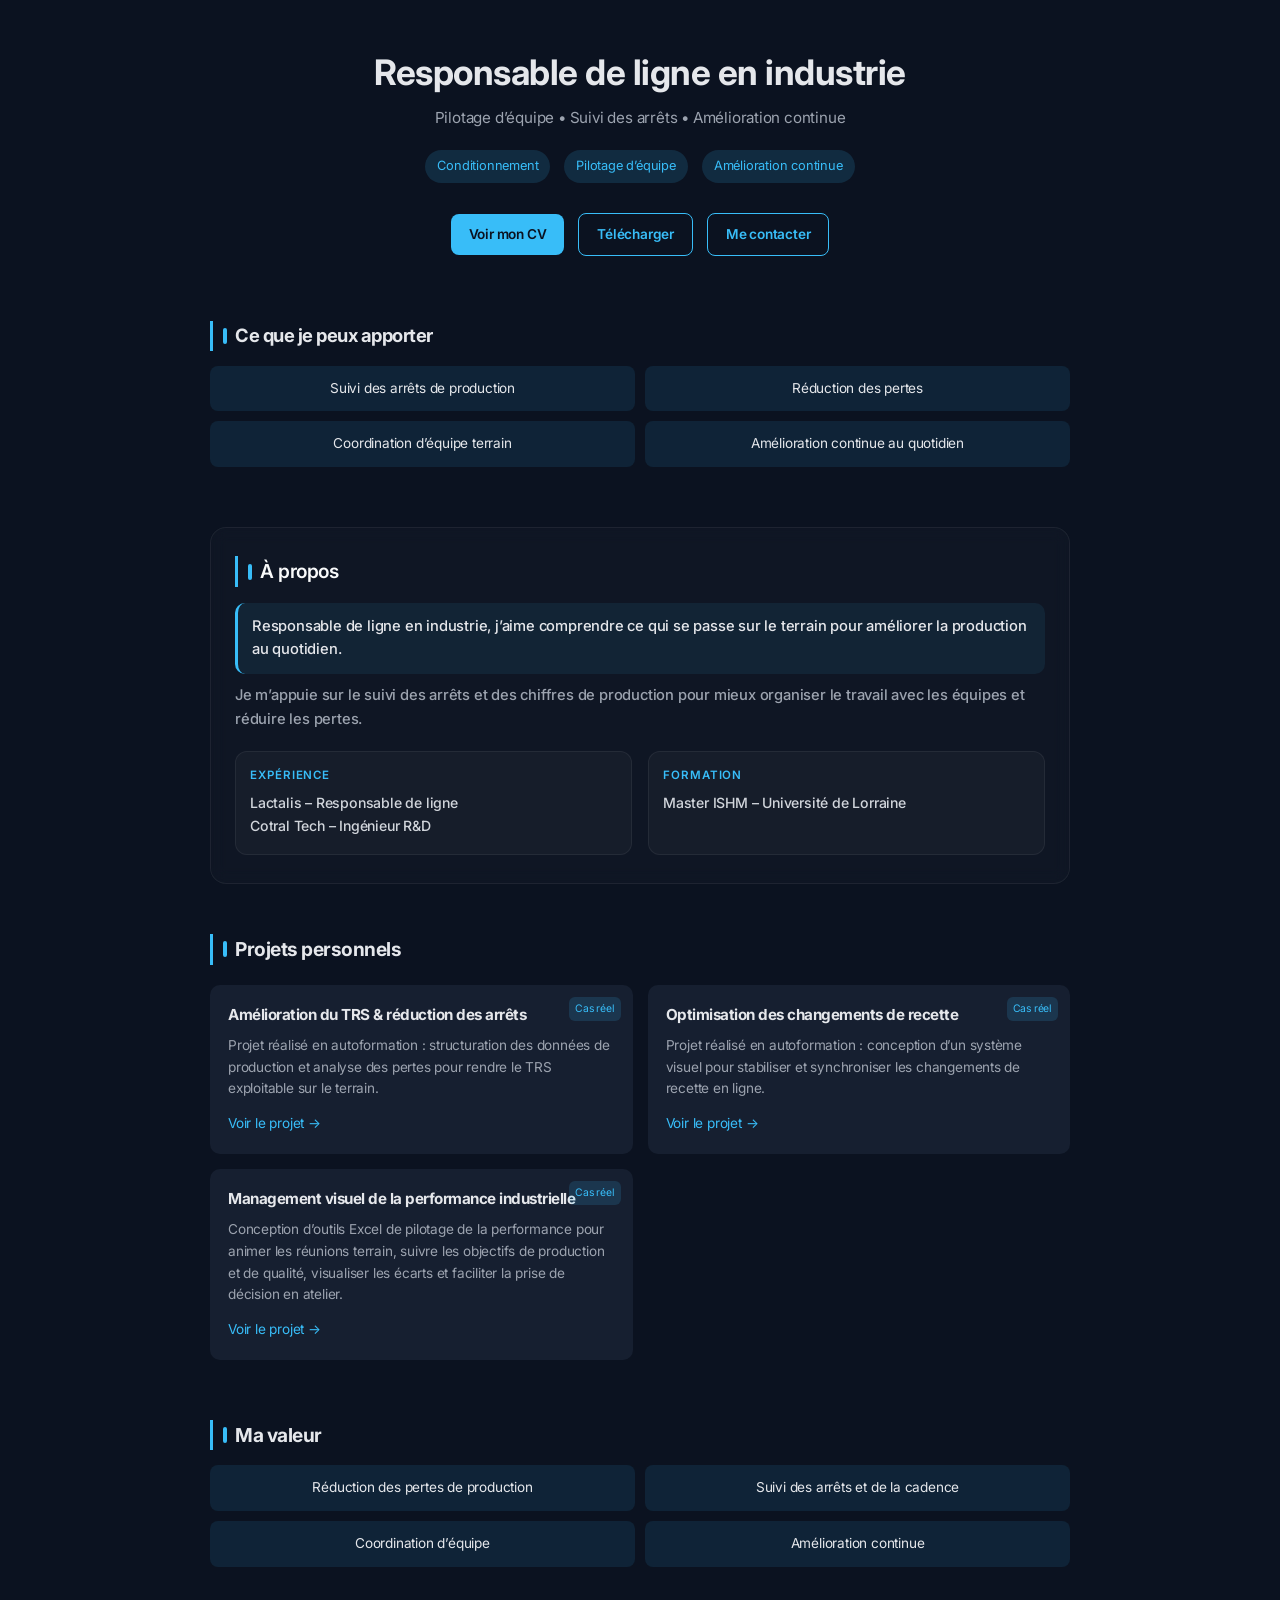
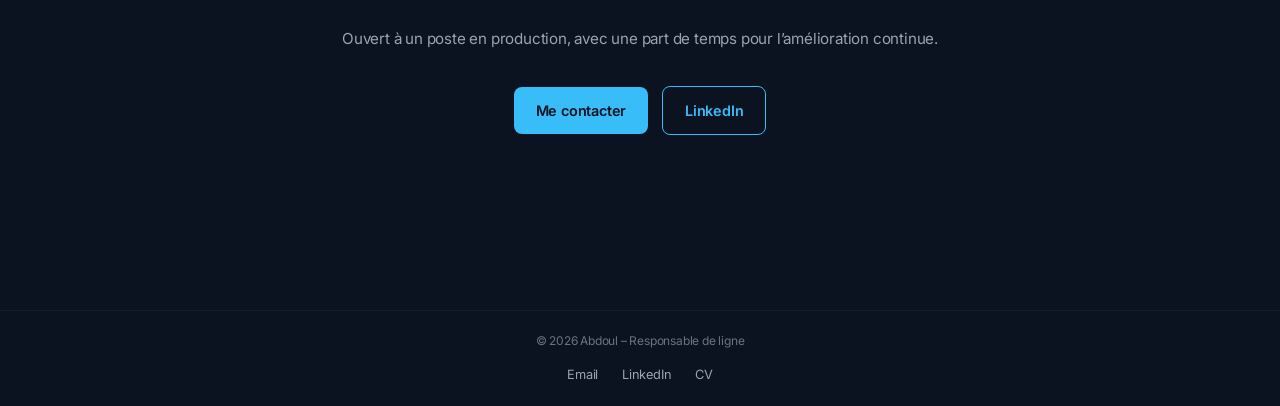
<file: index.html>
<!DOCTYPE html>
<html lang="fr">
<head>
    <meta charset="UTF-8">
    <title>Abdoul – Responsable de ligne</title>

    <link rel="stylesheet" href="style.css">

    <!-- Font -->
    <link href="https://fonts.googleapis.com/css2?family=Inter:wght@400;500;600;700&display=swap" rel="stylesheet">
</head>

<body>

<div class="container">

    <!-- HERO -->
    <header class="hero">
        <h1>Responsable de ligne en industrie</h1>

        <p class="subtitle">
            Pilotage d’équipe • Suivi des arrêts • Amélioration continue
        </p>

        <div class="badges">
            <span>Conditionnement</span>
            <span>Pilotage d’équipe</span>
            <span>Amélioration continue</span>
        </div>
        <div class="hero-actions">
            <a href="assets/cv.pdf" class="cta" target="_blank" rel="noopener">
                Voir mon CV
            </a>
            <a href="assets/cv.pdf" class="cta secondary" download>
                Télécharger
            </a>

            <a href="mailto:abdoulrazak034@gmail.com" class="cta secondary">Me contacter</a>
        </div>
    </header>
    <section class="value">

        <h2>Ce que je peux apporter</h2>

        <div class="role-grid">
            <div>Suivi des arrêts de production</div>
            <div>Réduction des pertes</div>
            <div>Coordination d’équipe terrain</div>
            <div>Amélioration continue au quotidien</div>
        </div>

    </section>
    <section class="about">

        <h2>À propos</h2>

        <div class="about-content">

            <!-- IDENTITÉ -->
            <p class="intro highlight">
                Responsable de ligne en industrie, j’aime comprendre ce qui se passe sur le terrain pour améliorer la production au quotidien.
            </p>

            <!-- VALEUR -->
            <p>
                Je m’appuie sur le suivi des arrêts et des chiffres de production pour mieux organiser le travail avec les équipes et réduire les pertes.
            </p>

            <!-- STRUCTURE SIMPLIFIÉE -->
            <div class="about-grid">

                <div class="about-item">
                    <span class="label">Expérience</span>
                    <p>Lactalis – Responsable de ligne</p>
                    <p>Cotral Tech – Ingénieur R&D</p>
                </div>

                <div class="about-item">
                    <span class="label">Formation</span>
                    <p>Master ISHM – Université de Lorraine</p>
                </div>

            </div>

        </div>

    </section>
    <!-- PROJETS -->
    <section class="projects">

        <h2>Projets personnels</h2>

        <div class="project-grid">

            <!-- PROJET 1 -->
            <div class="project-card">
                <h3>Amélioration du TRS & réduction des arrêts</h3>

                <p>Projet réalisé en autoformation : structuration des données de production et analyse des pertes pour rendre le TRS exploitable sur le terrain.</p>

                <a href="projets/industrial-downtime-analytics.html">Voir le projet →</a>
            </div>

            <!-- PROJET 2 -->
            <div class="project-card">
                <h3>Optimisation des changements de recette</h3>

                <p>Projet réalisé en autoformation : conception d’un système visuel pour stabiliser et synchroniser les changements de recette en ligne.</p>

                <a href="projets/agro-line-changeover-reduction.html">Voir le projet →</a>
            </div>
            <!-- PROJET 3 -->
            <div class="project-card">
                <h3>Management visuel de la performance industrielle</h3>

                <p>
                    Conception d’outils Excel de pilotage de la performance pour animer les réunions terrain,
                    suivre les objectifs de production et de qualité, visualiser les écarts et faciliter la prise
                    de décision en atelier.
                </p>

                <a href="projets/daily-performance-board.html">Voir le projet →</a>
            </div>
        </div>

    </section>

    <!-- POSITIONNEMENT -->
    <section class="role">
        <h2>Ma valeur</h2>

        <div class="role-grid">
            <div>Réduction des pertes de production</div>
            <div>Suivi des arrêts et de la cadence</div>
            <div>Coordination d’équipe</div>
            <div>Amélioration continue</div>
        </div>
    </section>

    <!-- CONTACT -->
    <section class="contact">

        <p>
           Ouvert à un poste en production, avec une part de temps pour l’amélioration continue.

        </p>

        <div class="hero-actions">
            <a href="mailto:abdoulrazak034@gmail.com" class="cta">
                Me contacter
            </a>

            <a href="https://www.linkedin.com/in/abdoul-m-3a76b5214" target="_blank" class="cta secondary">
                LinkedIn
            </a>
        </div>

    </section>

</div>

<!-- FOOTER -->
<footer class="footer">

    <p>© 2026 Abdoul – Responsable de ligne</p>

    <div class="footer-links">
        <a href="mailto:abdoulrazak034@gmail.com">Email</a>
        <a href="https://www.linkedin.com/in/abdoul-m-3a76b5214" target="_blank">LinkedIn</a>
        <a href="assets/cv.pdf" download>CV</a>
    </div>

</footer>

</body>
</html>
</file>
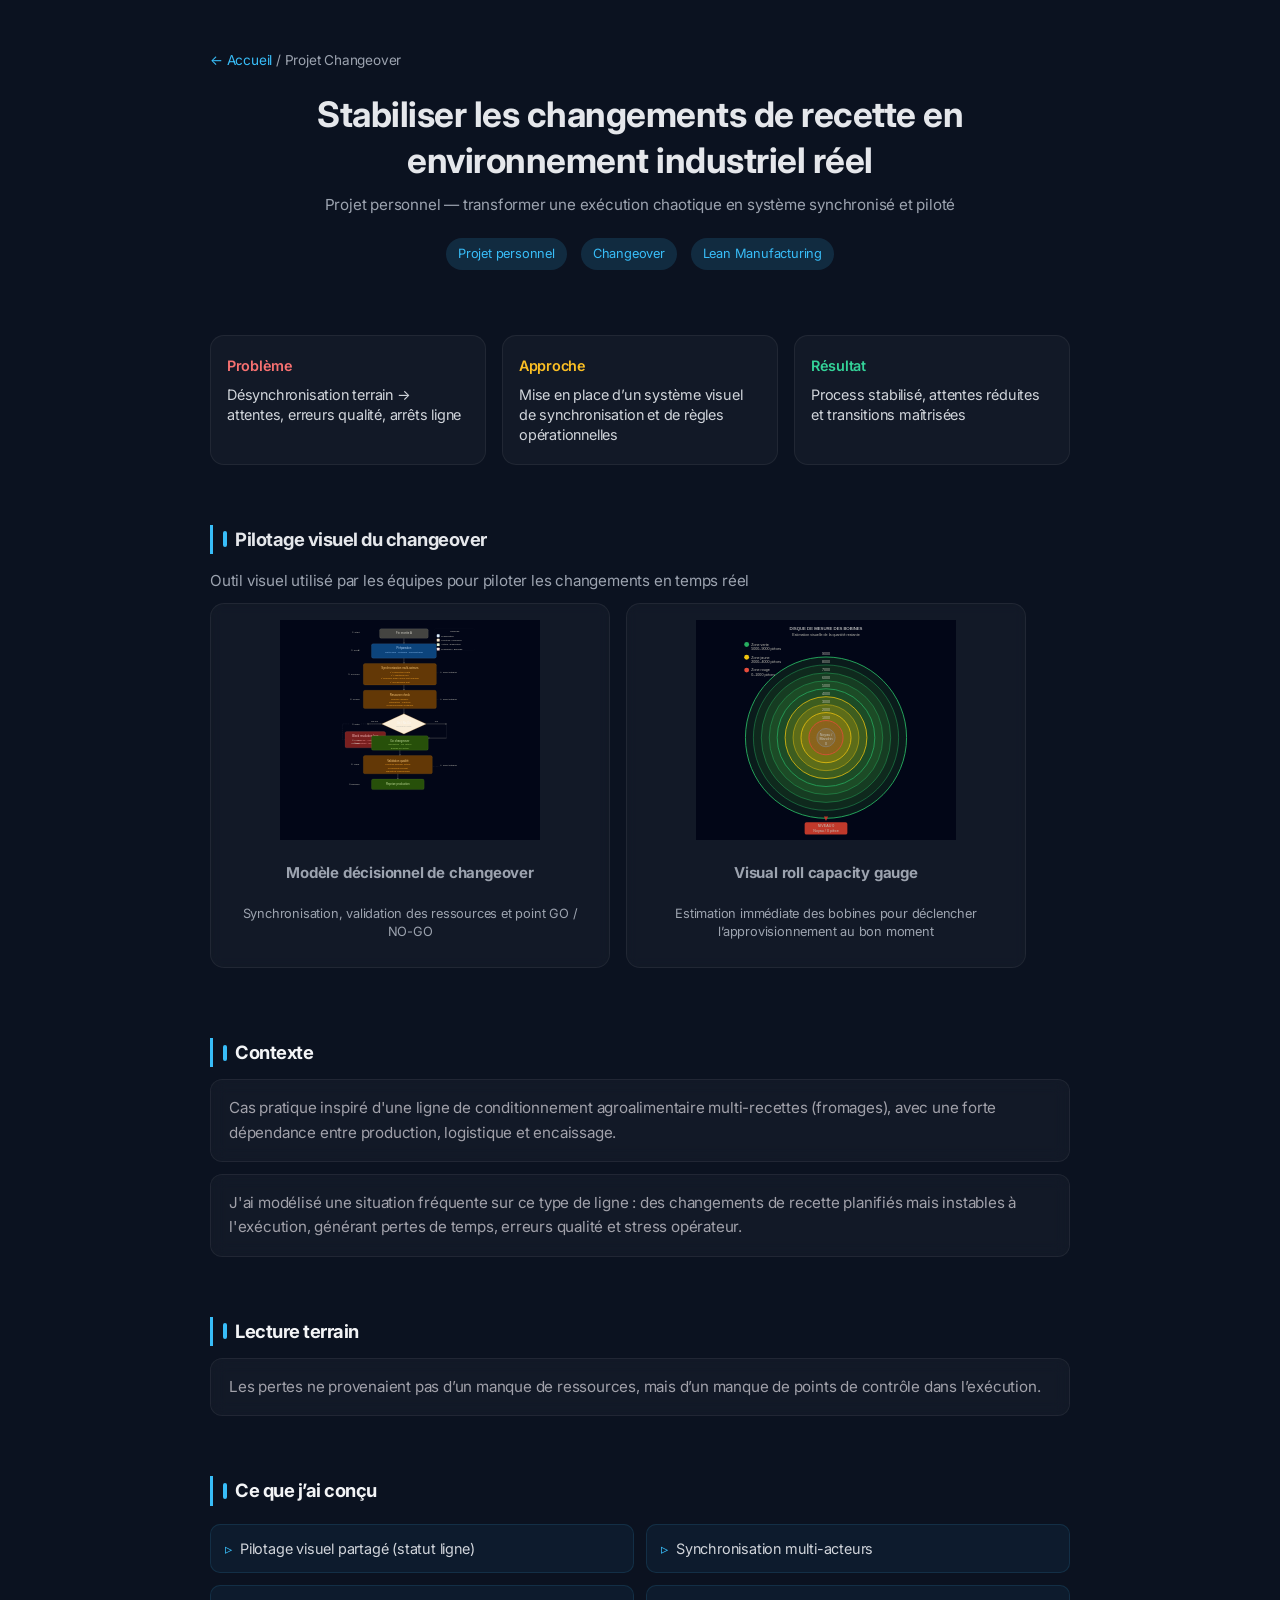
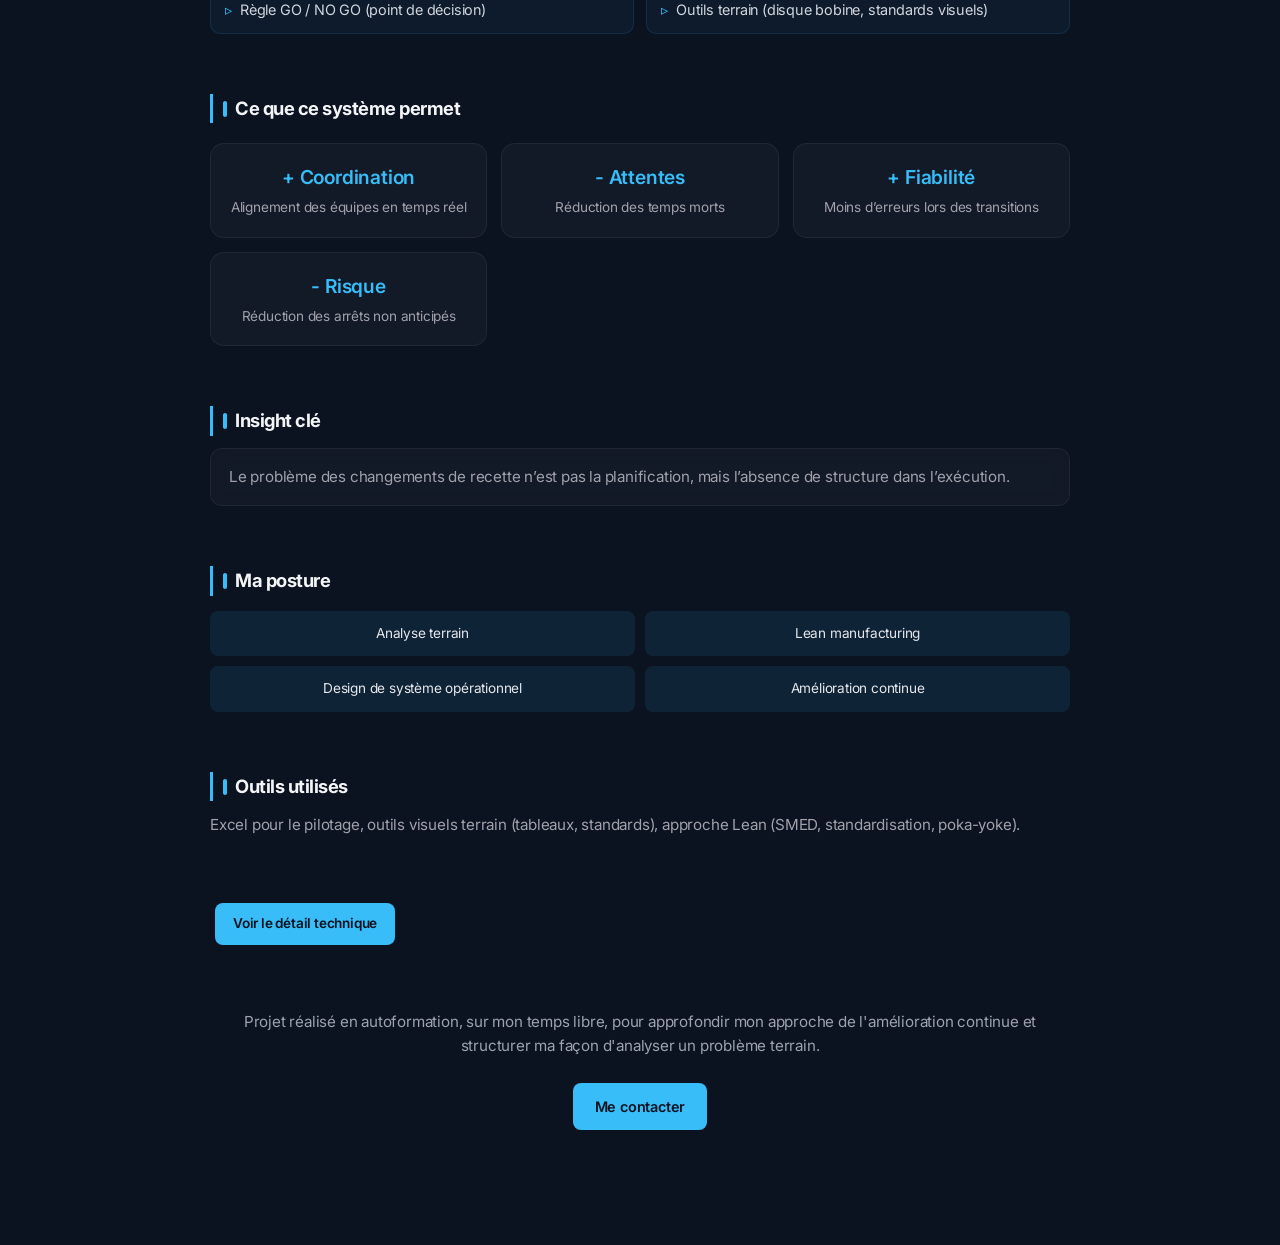
<file: projets/agro-line-changeover-reduction.html>
<!DOCTYPE html>
<html lang="fr">
<head>
    <meta charset="UTF-8">
    <title>Optimisation des changements de recette</title>
    <link rel="stylesheet" href="../style.css">

    <link href="https://fonts.googleapis.com/css2?family=Inter:wght@400;500;600;700&display=swap" rel="stylesheet">
</head>

<body>

<div class="container">
    <div class="breadcrumb">
        <a href="../index.html">← Accueil</a>
        <span>/</span>
        <span>Projet Changeover</span>
    </div>

    <!-- HERO -->
    <header class="hero">

        <h1>Stabiliser les changements de recette en environnement industriel réel</h1>

        <p class="subtitle">
        Projet personnel — transformer une exécution chaotique en système synchronisé et piloté
        </p>

        <div class="badges">
            <span>Projet personnel</span>
            <span>Changeover</span>
            <span>Lean Manufacturing</span>
        </div>

    </header>

    <!-- PROBLEME / ACTION / IMPACT -->
    <section class="triptych">

        <div class="card problem">
            <h3>Problème</h3>
            <p>Désynchronisation terrain → attentes, erreurs qualité, arrêts ligne</p>
        </div>

        <div class="card action">
            <h3>Approche</h3>
            <p>Mise en place d’un système visuel de synchronisation et de règles opérationnelles</p>
        </div>

        <div class="card impact">
            <h3>Résultat</h3>
            <p>Process stabilisé, attentes réduites et transitions maîtrisées</p>
        </div>

    </section>

    <!-- VISUEL -->
    <section class="visual">

        <h2>Pilotage visuel du changeover</h2>
        <p class="subtitle" style="text-align:left; margin-bottom:10px;">
            Outil visuel utilisé par les équipes pour piloter les changements en temps réel
        </p>
        <div class="visual-container">


            <div class="visual-card">

                <img src="../assets/changeover_decision_gate_flow.svg" 
                    class="visual-img"
                    alt="Modèle décisionnel de changement de recette avec point de contrôle GO / NO-GO">
                
                <p>
                    <strong>Modèle décisionnel de changeover</strong><br>
                    Synchronisation, validation des ressources et point GO / NO-GO
                </p>

            </div>

            <div class="visual-card">

                <img src="../assets/disque_bobine.svg" 
                    class="visual-img"
                    alt="Disque visuel gradué permettant d’estimer la capacité restante d’une bobine sans calcul">

                <p>
                    <strong>Visual roll capacity gauge</strong><br>
                    Estimation immédiate des bobines pour déclencher l’approvisionnement au bon moment
                </p>

            </div>

        </div>

    </section>

    <!-- CONTEXTE -->
    <section class="section">

        <h2>Contexte</h2>

        <div class="mini-card">
            <p>
            Cas pratique inspiré d'une ligne de conditionnement agroalimentaire multi-recettes (fromages),
            avec une forte dépendance entre production, logistique et encaissage.
            </p>
        </div>

        <div class="mini-card">
            <p>
                J'ai modélisé une situation fréquente sur ce type de ligne : des changements de recette
                planifiés mais instables à l'exécution, générant pertes de temps, erreurs qualité et stress opérateur.
            </p>
        </div>

    </section>
    <section class="section">

        <h2>Lecture terrain</h2>

        <div class="mini-card">
            <p>
            Les pertes ne provenaient pas d’un manque de ressources,
            mais d’un manque de points de contrôle dans l’exécution.
            </p>
        </div>

    </section>
    <!-- CE QUE J'AI FAIT -->
    <section class="section">

        <h2>Ce que j’ai conçu</h2>

        <div class="list-cards">

            <div class="small-card">Pilotage visuel partagé (statut ligne)</div>
            <div class="small-card">Synchronisation multi-acteurs</div>
            <div class="small-card">Règle GO / NO GO (point de décision)</div>
            <div class="small-card">Outils terrain (disque bobine, standards visuels)</div>

        </div>

    </section>

    <!-- RESULTATS -->
    <section class="section">

        <h2>Ce que ce système permet</h2>

        <div class="stats">

            <div class="stat">
                <h3>+ Coordination</h3>
                <p>Alignement des équipes en temps réel</p>
            </div>

            <div class="stat">
                <h3>- Attentes</h3>
                <p>Réduction des temps morts</p>
            </div>

            <div class="stat">
                <h3>+ Fiabilité</h3>
                <p>Moins d’erreurs lors des transitions</p>
            </div>

            <div class="stat">
                <h3>- Risque</h3>
                <p>Réduction des arrêts non anticipés</p>
            </div>
        </div>

    </section>

    <section class="section">

        <h2>Insight clé</h2>

        <div class="mini-card">
            <p>
                Le problème des changements de recette n’est pas la planification,
                mais l’absence de structure dans l’exécution.
            </p>
        </div>

    </section>

    <!-- POSTURE -->
    <section class="section">
        <h2>Ma posture</h2>

        <div class="role-grid">
            <div>Analyse terrain</div>
            <div>Lean manufacturing</div>
            <div>Design de système opérationnel</div>
            <div>Amélioration continue</div>
        </div>
    </section>

    <!-- TECH -->
    <section class="section">
        <h2>Outils utilisés</h2>

        <p>
            Excel pour le pilotage, outils visuels terrain (tableaux, standards),
            approche Lean (SMED, standardisation, poka-yoke).
        </p>
    </section>
    <!-- GITHUB -->
    <section class="github">
        <a href="https://github.com/mounkaila-issoufou/agro-line-changeover-reduction" target="_blank" class="cta">
            Voir le détail technique
        </a>
    </section>
    <!-- CTA -->
    <section class="contact">
        <p>
        Projet réalisé en autoformation, sur mon temps libre, pour approfondir mon approche
        de l'amélioration continue et structurer ma façon d'analyser un problème terrain.
        </p>

        <a href="mailto:abdoulrazak034@gmail.com" class="cta">Me contacter</a>
    </section>

</div>

</body>
</html>
</file>
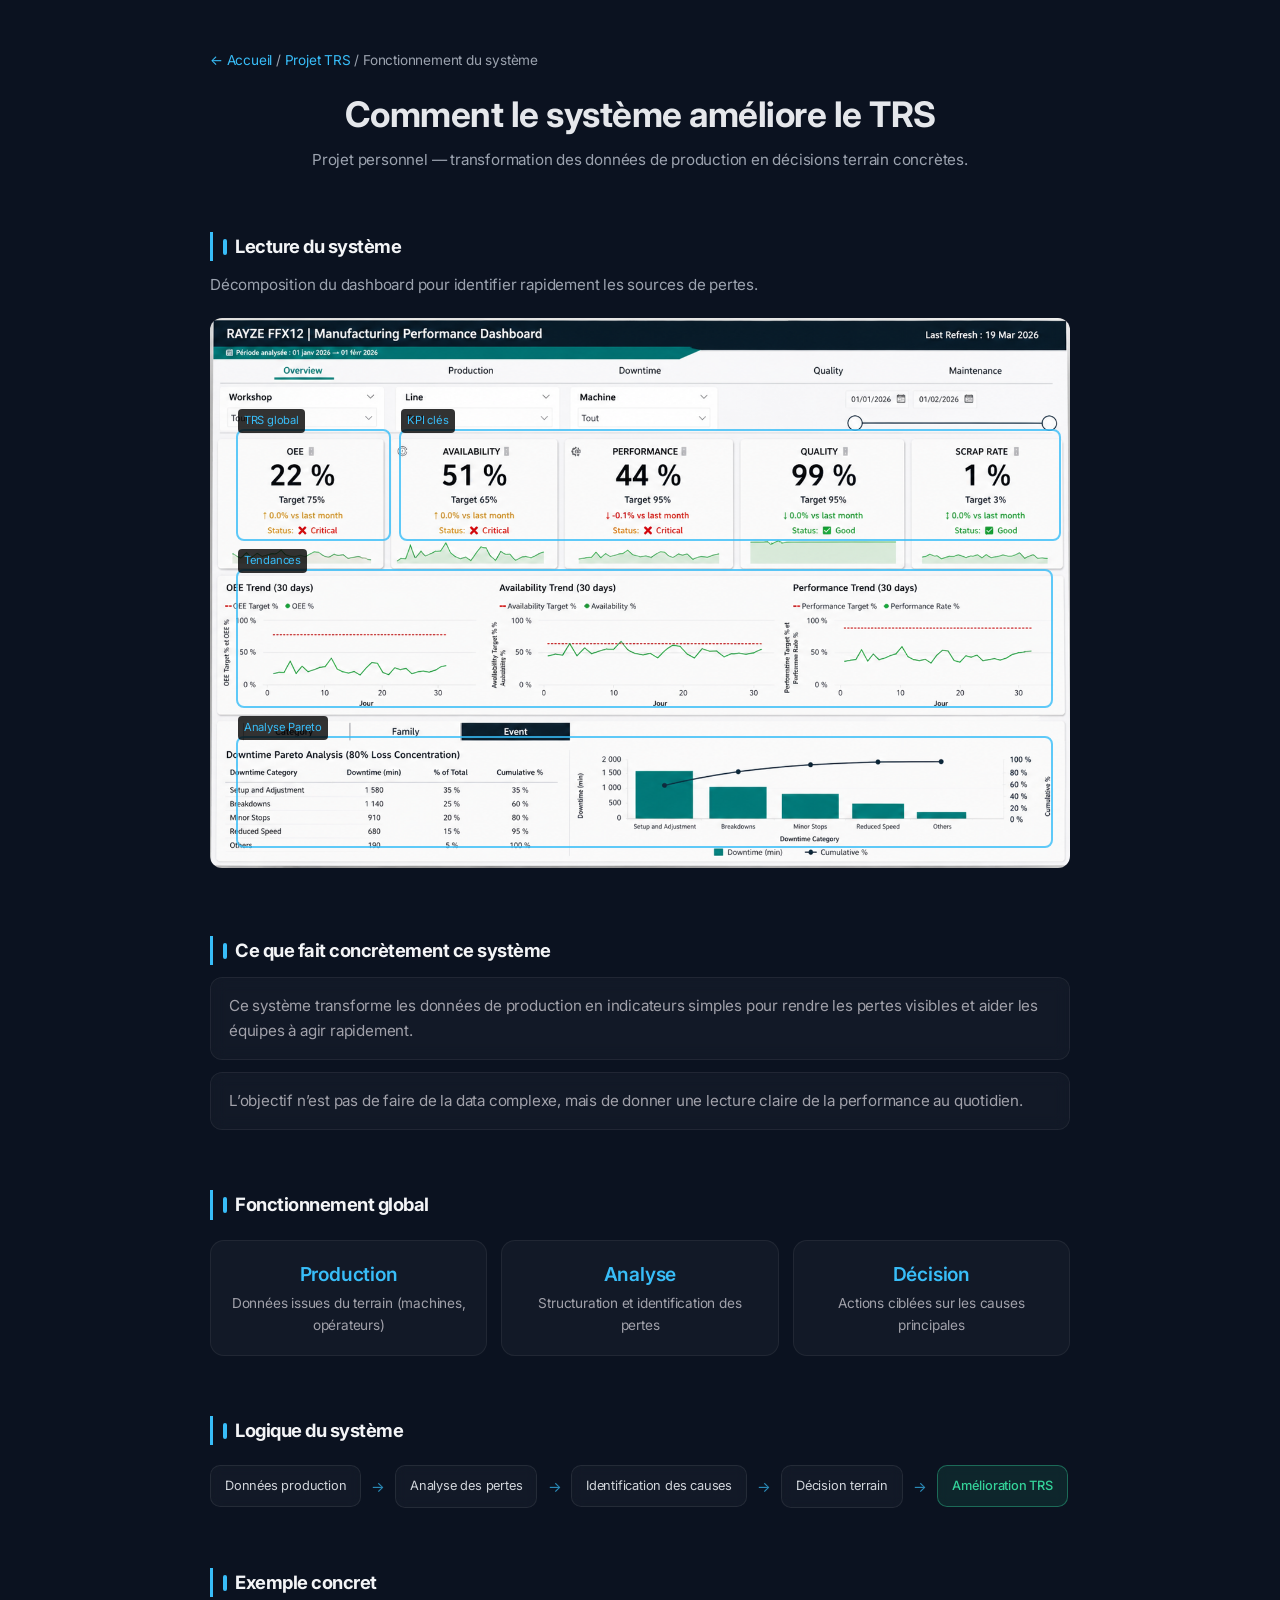
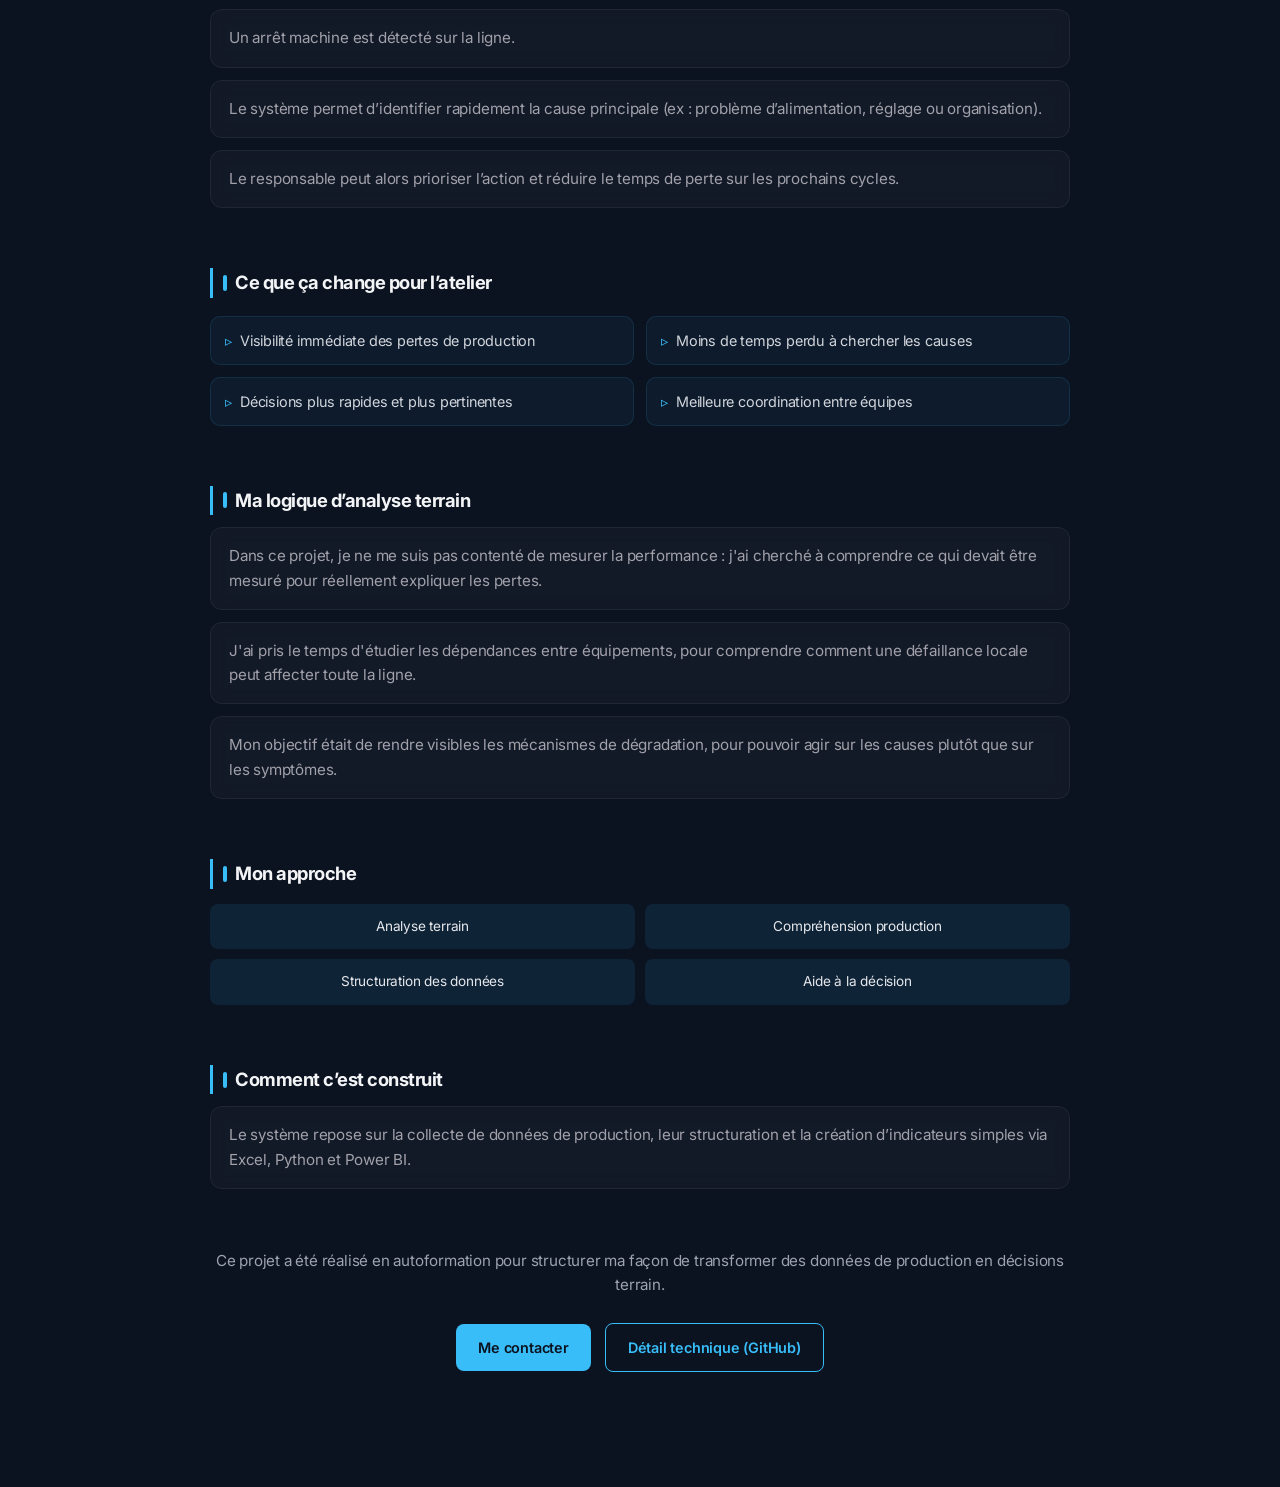
<file: projets/trs-systeme.html>
<!DOCTYPE html>
<html lang="fr">
<head>
    <meta charset="UTF-8">
    <title>Système d’analyse TRS</title>
    <link rel="stylesheet" href="../style.css">

    <link href="https://fonts.googleapis.com/css2?family=Inter:wght@400;500;600;700&display=swap" rel="stylesheet">
</head>

<body>

<div class="container">

    <!-- BREADCRUMB -->
    <div class="breadcrumb">
        <a href="../index.html">← Accueil</a>
        <span>/</span>
        <a href="industrial-downtime-analytics.html">Projet TRS</a>
        <span>/</span>
        <span>Fonctionnement du système</span>
    </div>

    <!-- HERO -->
    <header class="hero">

        <h1>Comment le système améliore le TRS</h1>

        <p class="subtitle">
            Projet personnel — transformation des données de production en décisions terrain concrètes.
        </p>

    </header>
    <!-- LECTURE GUIDÉE -->
    <section class="section">

        <h2>Lecture du système</h2>

        <p class="subtitle" style="text-align:left;">
            Décomposition du dashboard pour identifier rapidement les sources de pertes.
        </p>

        <div class="visual-explained">

            <img src="../assets/overview.png" alt="Dashboard TRS détaillé">

            <!-- ZONES -->
            <div class="zone z1"><span>TRS global</span></div>
            <div class="zone z2"><span>KPI clés</span></div>
            <div class="zone z3"><span>Tendances</span></div>
            <div class="zone z4"><span>Analyse Pareto</span></div>

        </div>

    </section>
    <!-- VISION -->
    <section class="section">

        <h2>Ce que fait concrètement ce système</h2>

        <div class="mini-card">
            <p>
                Ce système transforme les données de production en indicateurs simples
                pour rendre les pertes visibles et aider les équipes à agir rapidement.
            </p>
        </div>

        <div class="mini-card">
            <p>
                L’objectif n’est pas de faire de la data complexe, mais de donner
                une lecture claire de la performance au quotidien.
            </p>
        </div>

    </section>

    <!-- FLUX -->
    <section class="section">

        <h2>Fonctionnement global</h2>

        <div class="stats">

            <div class="stat">
                <h3>Production</h3>
                <p>Données issues du terrain (machines, opérateurs)</p>
            </div>

            <div class="stat">
                <h3>Analyse</h3>
                <p>Structuration et identification des pertes</p>
            </div>

            <div class="stat">
                <h3>Décision</h3>
                <p>Actions ciblées sur les causes principales</p>
            </div>

        </div>

    </section>
    <section class="section">

        <h2>Logique du système</h2>

        <div class="flow">

            <div class="flow-step">
                <span>Données production</span>
            </div>

            <div class="flow-arrow">→</div>

            <div class="flow-step">
                <span>Analyse des pertes</span>
            </div>

            <div class="flow-arrow">→</div>

            <div class="flow-step">
                <span>Identification des causes</span>
            </div>

            <div class="flow-arrow">→</div>

            <div class="flow-step">
                <span>Décision terrain</span>
            </div>

            <div class="flow-arrow">→</div>

            <div class="flow-step highlight">
                <span>Amélioration TRS</span>
            </div>

        </div>

    </section>
    <!-- EXEMPLE -->
    <section class="section">

        <h2>Exemple concret</h2>

        <div class="mini-card">
            <p>
                Un arrêt machine est détecté sur la ligne.
            </p>
        </div>

        <div class="mini-card">
            <p>
                Le système permet d’identifier rapidement la cause principale
                (ex : problème d’alimentation, réglage ou organisation).
            </p>
        </div>

        <div class="mini-card">
            <p>
                Le responsable peut alors prioriser l’action et réduire
                le temps de perte sur les prochains cycles.
            </p>
        </div>

    </section>

    <!-- IMPACT -->
    <section class="section">

        <h2>Ce que ça change pour l’atelier</h2>

        <div class="list-cards">

            <div class="small-card">Visibilité immédiate des pertes de production</div>
            <div class="small-card">Moins de temps perdu à chercher les causes</div>
            <div class="small-card">Décisions plus rapides et plus pertinentes</div>
            <div class="small-card">Meilleure coordination entre équipes</div>

        </div>

    </section>

    <section class="section">

        <h2>Ma logique d’analyse terrain</h2>

        <div class="mini-card">
            <p>
                Dans ce projet, je ne me suis pas contenté de mesurer la performance :
                j'ai cherché à comprendre ce qui devait être mesuré pour réellement expliquer les pertes.
            </p>
        </div>

        <div class="mini-card">
            <p>
                J'ai pris le temps d'étudier les dépendances entre équipements,
                pour comprendre comment une défaillance locale peut affecter toute la ligne.
            </p>
        </div>

        <div class="mini-card">
            <p>
                Mon objectif était de rendre visibles les mécanismes de dégradation,
                pour pouvoir agir sur les causes plutôt que sur les symptômes.
            </p>
        </div>

    </section>

    <!-- POSTURE -->
    <section class="section">

        <h2>Mon approche</h2>

        <div class="role-grid">
            <div>Analyse terrain</div>
            <div>Compréhension production</div>
            <div>Structuration des données</div>
            <div>Aide à la décision</div>
        </div>

    </section>

    <!-- TECH LIGHT -->
    <section class="section">

        <h2>Comment c’est construit</h2>

        <div class="mini-card">
            <p>
                Le système repose sur la collecte de données de production,
                leur structuration et la création d’indicateurs simples
                via Excel, Python et Power BI.
            </p>
        </div>

    </section>

    <!-- CTA -->
    <section class="contact">

        <p>
            Ce projet a été réalisé en autoformation pour structurer ma façon
            de transformer des données de production en décisions terrain.
        </p>

        <a href="mailto:abdoulrazak034@gmail.com" class="cta">
            Me contacter
        </a>

        <a href="https://github.com/mounkaila-issoufou/industrial-downtime-analytics" 
           target="_blank" 
           class="cta secondary">
            Détail technique (GitHub)
        </a>

    </section>

</div>

</body>
</html>
</file>
<file: style.css>
/* RESET */
* {
    margin: 0;
    padding: 0;
    box-sizing: border-box;
}

/* BASE */
body {
    font-family: 'Inter', system-ui, -apple-system, sans-serif;
    background: #0b1220;
    color: #e5e7eb;
    line-height: 1.6;
    letter-spacing: -0.2px;
}

p {
    color: #a1a1aa;
    font-size: 0.95rem;
}

.container {
    max-width: 900px;
    margin: auto;
    padding: 50px 20px;
}

/* HERO */
.hero {
    text-align: center;
    margin-bottom: 50px;
}

.hero h1 {
    font-size: 2rem;
    font-weight: 700;
}

.subtitle {
    margin-top: 10px;
    color: #9ca3af;
    font-size: 0.95rem;
}

/* BADGES */
.badges {
    margin-top: 15px;
}

.badges span {
    display: inline-block;
    background: rgba(56, 189, 248, 0.15);
    color: #38bdf8;
    padding: 6px 12px;
    border-radius: 20px;
    margin: 5px;
    font-size: 0.8rem;
}

.badges.small span {
    font-size: 0.7rem;
    padding: 4px 10px;
}

/* BUTTONS */
.hero-actions {
    margin-top: 20px;
}

.cta {
    display: inline-block;
    margin: 5px;
    padding: 10px 18px;
    background: #38bdf8;
    color: #0b1220;
    text-decoration: none;
    border-radius: 8px;
    font-weight: 600;
    font-size: 0.85rem;
    transition: 0.2s;
}

.cta:hover {
    background: #0ea5e9;
}

.secondary {
    background: transparent;
    border: 1px solid #38bdf8;
    color: #38bdf8;
}

/* PROJECTS */
.projects {
    margin-top: 50px;
}

.projects h2 {
    margin-bottom: 20px;
    font-size: 1.2rem;
}

.project-grid {
    display: grid;
    grid-template-columns: repeat(2, 1fr);
    gap: 15px;
}

.project-card {
    background: rgba(30, 41, 59, 0.6);
    padding: 18px;
    border-radius: 10px;
    transition: 0.2s;
}

.project-card:hover {
    transform: translateY(-3px);
}

.project-card h3 {
    font-size: 0.95rem;
    margin-bottom: 8px;
}

.project-card p {
    font-size: 0.85rem;
    color: #9ca3af;
    margin-bottom: 10px;
}

.project-card a {
    color: #38bdf8;
    text-decoration: none;
    font-size: 0.85rem;
}

/* ROLE */
.role {
    margin-top: 50px;
}

.role h2 {
    font-size: 1.2rem;
}

.role-grid {
    display: grid;
    grid-template-columns: repeat(2, 1fr);
    gap: 10px;
    margin-top: 15px;
}

.role-grid div {
    background: rgba(56, 189, 248, 0.1);
    padding: 12px;
    border-radius: 8px;
    text-align: center;
    font-size: 0.85rem;
}

/* CONTACT */
.contact {
    margin-top: 50px;
    text-align: center;
}

.contact p {
    color: #9ca3af;
    margin-bottom: 10px;
}

/* FOOTER */
.footer {
    margin-top: 60px;
    padding: 20px;
    text-align: center;
    border-top: 1px solid rgba(255,255,255,0.05);
}

.footer p {
    font-size: 0.75rem;
    color: #6b7280;
}

.footer-links {
    margin-top: 10px;
}

.footer-links a {
    margin: 0 10px;
    color: #9ca3af;
    text-decoration: none;
    font-size: 0.8rem;
}

/* RESPONSIVE */
@media (max-width: 768px) {

    .project-grid {
        grid-template-columns: 1fr;
    }

    .role-grid {
        grid-template-columns: 1fr;
    }

    .hero h1 {
        font-size: 1.6rem;
    }
}

section {
    margin-bottom: 60px;
}

h1, h2, h3 {
    letter-spacing: -0.3px;
}


h2 {
    font-size: 1.3rem;
    border-left: 3px solid #38bdf8;
    padding-left: 10px;
}

.mini-card {
    background: rgba(255, 255, 255, 0.03);
    border: 1px solid rgba(255, 255, 255, 0.06);
    padding: 16px 18px;
    border-radius: 12px;
    margin-bottom: 12px;

    backdrop-filter: blur(8px);

    transition: all 0.2s ease;
}

.mini-card:hover {
    transform: translateY(-2px);
    border-color: rgba(56, 189, 248, 0.25);
}
.list-cards {
    display: grid;
    grid-template-columns: repeat(2, 1fr);
    gap: 12px;
    margin-top: 18px;
}

.small-card {
    background: rgba(56, 189, 248, 0.06);
    border: 1px solid rgba(56, 189, 248, 0.12);

    padding: 12px 14px;
    border-radius: 10px;

    font-size: 0.9rem;
    color: #d1d5db;

    display: flex;
    align-items: center;
    gap: 8px;

    transition: all 0.2s ease;
}

/* bullet moderne */
.small-card::before {
    content: "▹";
    color: #38bdf8;
    font-weight: bold;
}

.small-card:hover {
    transform: translateX(3px);
    border-color: rgba(56, 189, 248, 0.35);
}
.stats {
    display: grid;
    grid-template-columns: repeat(3, 1fr);
    gap: 14px;
    margin-top: 20px;
}

.stat {
    background: rgba(255, 255, 255, 0.03);
    border: 1px solid rgba(255, 255, 255, 0.06);

    padding: 18px;
    border-radius: 14px;

    text-align: center;

    transition: all 0.2s ease;
}

.stat:hover {
    transform: translateY(-3px);
    border-color: rgba(56, 189, 248, 0.25);
}

.stat h3 {
    font-size: 1.2rem;
    color: #38bdf8;
    font-weight: 600;
    margin-bottom: 4px;
}

.stat p {
    font-size: 0.85rem;
    color: #a1a1aa;
}

h1, h2, h3 {
    letter-spacing: -0.5px;
}

h2 {
    font-size: 1.15rem;
    margin-bottom: 12px;

    display: flex;
    align-items: center;
    gap: 8px;
}

/* petite barre pro */
h2::before {
    content: "";
    width: 4px;
    height: 16px;
    background: #38bdf8;
    border-radius: 2px;
}

.card {
    background: rgba(255, 255, 255, 0.03);
    border: 1px solid rgba(255, 255, 255, 0.06);

    padding: 18px 16px;
    border-radius: 14px;

    transition: all 0.25s ease;

    display: flex;
    flex-direction: column;
    gap: 8px;

    min-height: 110px;
}

/* Hover subtil pro */
.card:hover {
    transform: translateY(-3px);
    border-color: rgba(56, 189, 248, 0.25);
}

/* TITRE (Problème / Action / Impact) */
.card h3 {
    font-size: 0.9rem;
    font-weight: 600;

    color: #38bdf8;
    letter-spacing: -0.3px;

    margin: 0;
}

/* TEXTE */
.card p {
    font-size: 0.9rem;
    color: #d1d5db;
    line-height: 1.4;

    margin: 0;
}

.card.problem h3 {
    color: #f87171; /* rouge doux */
}

.card.action h3 {
    color: #fbbf24; /* jaune pro */
}

.card.impact h3 {
    color: #34d399; /* vert */
}
.breadcrumb {
    font-size: 0.85rem;
    color: #9ca3af;
    margin-bottom: 20px;
}

.breadcrumb a {
    color: #38bdf8;
    text-decoration: none;
}

.breadcrumb a:hover {
    text-decoration: underline;
}

.visual {
    margin-top: 50px;
}

.visual h2 {
    margin-bottom: 15px;
}

/* CONTAINER SCROLL */
.visual-container {
    display: flex;
    gap: 16px;

    overflow-x: auto;
    padding-bottom: 10px;
}


/* scrollbar clean */
.visual-container::-webkit-scrollbar {
    height: 6px;
}

.visual-container::-webkit-scrollbar-thumb {
    background: rgba(56, 189, 248, 0.3);
    border-radius: 10px;
}

/* CARD */
.visual-card {
    background: rgba(255, 255, 255, 0.03);
    border: 1px solid rgba(255, 255, 255, 0.06);

    flex: 0 0 400px; /* largeur fixe propre */
    max-width: 400px;

    position: relative;
    border-radius: 14px;
    overflow: hidden;

    cursor: pointer;
}

/* Container */
.visual-card {
    background: #ffffff;
    border-radius: 12px;
    padding: 16px;
    text-align: center;
    transition: transform 0.3s ease, box-shadow 0.3s ease;
}

/* Hover global (effet premium) */
.visual-card:hover {
    transform: translateY(-4px);
    box-shadow: 0 8px 20px rgba(0,0,0,0.08);
}

/* Image */
.visual-img {
    width: 100%;
    max-width: 260px;
    margin: 0 auto 12px auto;
    display: block;

    /* animation légère */
    animation: visualFade 1.2s ease-out;
    transition: transform 0.4s ease;
}

/* Interaction utilisateur */
.visual-card:hover .visual-img {
    transform: scale(1.03);
}

/* Animation d’apparition (clean, pro) */
@keyframes visualFade {
    0% {
        opacity: 0;
        transform: translateY(8px);
    }
    100% {
        opacity: 1;
        transform: translateY(0);
    }
}

/* Texte */
.visual-card p {
    font-size: 14px;
    color: #333;
    line-height: 1.4;
}

.visual-card strong {
    display: block;
    font-size: 15px;
    margin-bottom: 4px;
}

.visual-card:hover {
    transform: translateY(-3px);
    border-color: rgba(56, 189, 248, 0.25);
}



/* LEGEND */
.visual-card p {
    font-size: 0.8rem;
    color: #9ca3af;
    padding: 10px;
    line-height: 1.4;
}


.visual-card {
    min-width: 280px;
    background: rgba(255, 255, 255, 0.03);
    border: 1px solid rgba(255, 255, 255, 0.06);

    border-radius: 14px;
    overflow: hidden;

    transition: transform 0.25s ease, border-color 0.25s ease;
    cursor: pointer;
}

/* IMAGE WRAPPER (important pour zoom propre) */
.visual-card img {
    width: 100%;
    height: 220px;
    object-fit: contain;
    background: #020617;
    cursor: zoom-in;
}

/* HOVER GLOBAL */
.visual-card:hover {
    transform: translateY(-4px) scale(1.02);
    border-color: rgba(56, 189, 248, 0.3);
}
.visual-card:hover img {
    transform: scale(1.05);
    position: relative;
    z-index: 10;
}

.visual-card {
    overflow: visible; /* clé */
}
.visual-card::after {
    content: "";
    position: absolute;
    inset: 0;
    background: rgba(0, 0, 0, 0);
    transition: 0.3s;
}

.visual-card:hover::after {
    background: rgba(0, 0, 0, 0.1);
}

@media (max-width: 768px) {
    .visual-card {
        flex: 0 0 240px;
    }

    .visual-card img {
        height: 150px;
    }
}
.about p {
    line-height: 1.7;
    margin-bottom: 12px;
}


.about {
    margin-top: 60px;
    padding: 28px 24px;

    background: rgba(255, 255, 255, 0.02);
    border: 1px solid rgba(255, 255, 255, 0.06);
    border-radius: 16px;

    backdrop-filter: blur(8px);

    font-size: 1.05rem;
    font-weight: 500;
    color: #e5e7eb;

    line-height: 1.6;
    margin-bottom: 12px;
}

/* TITRE SECTION */
.about h2 {
    font-size: 1.2rem;
    font-weight: 600;
    color: #f9fafb;

    margin-bottom: 16px;
}



/* PARAGRAPHE */
.about-content p {
    color: #9ca3af;
    font-size: 0.92rem;
    line-height: 1.6;

    margin-bottom: 10px;
}

/* GRID EXPERIENCE / FORMATION */
.about-grid {
    display: grid;
    grid-template-columns: 1fr 1fr;
    gap: 16px;

    margin-top: 20px;
}

/* CARD */
.about-item {
    background: rgba(255, 255, 255, 0.03);
    border: 1px solid rgba(255, 255, 255, 0.06);

    padding: 14px;
    border-radius: 12px;

    transition: all 0.25s ease;
}

/* HOVER SUBTIL (important UX) */
.about-item:hover {
    transform: translateY(-3px);
    border-color: rgba(56, 189, 248, 0.25);
}

/* LABEL (EXP / FORMATION) */
.about-item .label {
    font-size: 0.72rem;
    font-weight: 600;
    text-transform: uppercase;
    letter-spacing: 0.08em;

    color: #38bdf8;

    display: block;
    margin-bottom: 8px;
}

/* TEXTE INTERNE */
.about-item p {
    font-size: 0.88rem;
    color: #d1d5db;
    line-height: 1.4;

    margin: 4px 0;
}

.about .intro.highlight {
    background: rgba(56, 189, 248, 0.08);
    border-left: 3px solid #38bdf8;

    padding: 12px 14px;
    border-radius: 10px;

    color: #e5e7eb;
    font-weight: 500;
}
/* ========================= */
/* CHANGEOVER SPECIFIC       */
/* ========================= */

/* HERO plus impactant */
.hero {
    max-width: 700px;
    margin: 0 auto 60px auto;
}

.hero h1 {
    font-size: 2.2rem;
    line-height: 1.3;
}

/* Triptych plus équilibré */
.triptych {
    display: grid;
    grid-template-columns: repeat(3, 1fr);
    gap: 16px;
    margin-top: 40px;
}

/* Section spacing amélioré */
.section {
    margin-top: 50px;
}

/* Accent industriel (subtil mais pro) */
.section h2 {
    color: #f3f4f6;
}

/* CTA plus premium */
.contact .cta {
    margin-top: 15px;
    padding: 12px 22px;
    font-size: 0.9rem;
}

/* ========================= */
/* VISUAL BOOST (IMPORTANT)  */
/* ========================= */

/* effet glass + profondeur */
.visual-card {
    backdrop-filter: blur(6px);
}

/* overlay gradient pro */

.visual-card::before {
    content: "Voir en grand";
    position: absolute;
    bottom: 10px;
    right: 10px;
    font-size: 0.7rem;
    background: rgba(0,0,0,0.6);
    padding: 4px 8px;
    border-radius: 6px;
    color: #e5e7eb;
    opacity: 0;
    transition: 0.2s;
}

.visual-card:hover::before {
    opacity: 1;
}
/* ========================= */
/* MICRO INTERACTIONS        */
/* ========================= */

/* cards plus vivantes */
.small-card:hover {
    background: rgba(56, 189, 248, 0.12);
}

/* stat plus lisible */
.stat h3 {
    letter-spacing: -0.2px;
}

/* ========================= */
/* RESPONSIVE AMÉLIORÉ       */
/* ========================= */

@media (max-width: 768px) {

    .triptych {
        grid-template-columns: 1fr;
    }

    .stats {
        grid-template-columns: 1fr;
    }

    .list-cards {
        grid-template-columns: 1fr;
    }

    .hero h1 {
        font-size: 1.7rem;
    }
}


.visual-card img {
    cursor: zoom-in;
}



.lightbox {
    position: fixed;
    top: 0;
    left: 0;
    width: 100vw;
    height: 100vh;

    background: rgba(0,0,0,0.98);

    display: none;
    justify-content: center;
    align-items: center;

    z-index: 999999; /* ultra safe */
}

/* 🔥 IMAGE VRAIMENT FULL */
.lightbox-img {
    max-width: 90vw;
    max-height: 90vh;
    width: auto;
    height: auto;

    object-fit: contain;

    transition: transform 0.2s ease;
    cursor: zoom-in;
}

.lightbox-content {
    width: 100%;
    height: 100%;
    overflow: auto; /* 🔥 permet scroll si zoom */
    display: flex;
    justify-content: center;
    align-items: center;
}




.project-card {
    position: relative;
}

.project-card::after {
    content: "Cas réel";
    position: absolute;
    top: 12px;
    right: 12px;
    font-size: 0.65rem;
    background: rgba(56, 189, 248, 0.15);
    color: #38bdf8;
    padding: 4px 6px;
    border-radius: 6px;
}

/* ========================= */
/* FLOW SYSTEM (PREMIUM)     */
/* ========================= */

.flow {
    display: flex;
    align-items: center;
    gap: 10px;
    flex-wrap: wrap;

    margin-top: 20px;
}

/* BLOC */
.flow-step {
    background: rgba(255, 255, 255, 0.03);
    border: 1px solid rgba(255, 255, 255, 0.08);

    padding: 10px 14px;
    border-radius: 10px;

    font-size: 0.8rem;
    color: #d1d5db;

    white-space: nowrap;

    transition: all 0.25s ease;
}

/* HOVER SUBTIL */
.flow-step:hover {
    transform: translateY(-2px);
    border-color: rgba(56, 189, 248, 0.4);
}

/* ÉTAPE FINALE (IMPORTANT) */
.flow-step.highlight {
    background: rgba(52, 211, 153, 0.1);
    border-color: rgba(52, 211, 153, 0.4);
    color: #34d399;
    font-weight: 500;
}

/* FLÈCHES */
.flow-arrow {
    color: #38bdf8;
    font-size: 0.9rem;
    opacity: 0.7;
}
.flow-step {
    backdrop-filter: blur(6px);
}

/* ========================= */
/* IMAGE EXPLAINED           */
/* ========================= */

.visual-explained {
    position: relative;
    margin-top: 20px;
}

.visual-explained img {
    width: 100%;
    border-radius: 12px;
}

/* ZONES */
.zone {
    position: absolute;
    border: 2px solid rgba(56, 189, 248, 0.8);
    border-radius: 8px;

    transition: 0.25s ease;
    cursor: pointer;
}

/* LABEL */
.zone span {
    position: absolute;
    top: -22px;
    left: 0;

    background: rgba(0,0,0,0.8);
    color: #38bdf8;

    font-size: 0.7rem;
    padding: 3px 6px;
    border-radius: 4px;
}

/* HOVER */
.zone:hover {
    background: rgba(56, 189, 248, 0.1);
}

/* POSITIONNEMENT (à ajuster si besoin) */

/* TRS */
.z1 {
    top: 20%;
    left: 3%;
    width: 18%;
    height: 20%;
}

/* KPI blocs */
.z2 {
    top: 20%;
    left: 22%;
    width: 77%;
    height: 20%;
}

/* tendances */
.z3 {
    top: 45%;
    left: 3%;
    width: 95%;
    height: 25%;
}

/* pareto / analyse */
.z4 {
    bottom: 5%;
    left: 3%;
    width: 95%;
    height: 20%;
}
</file>
